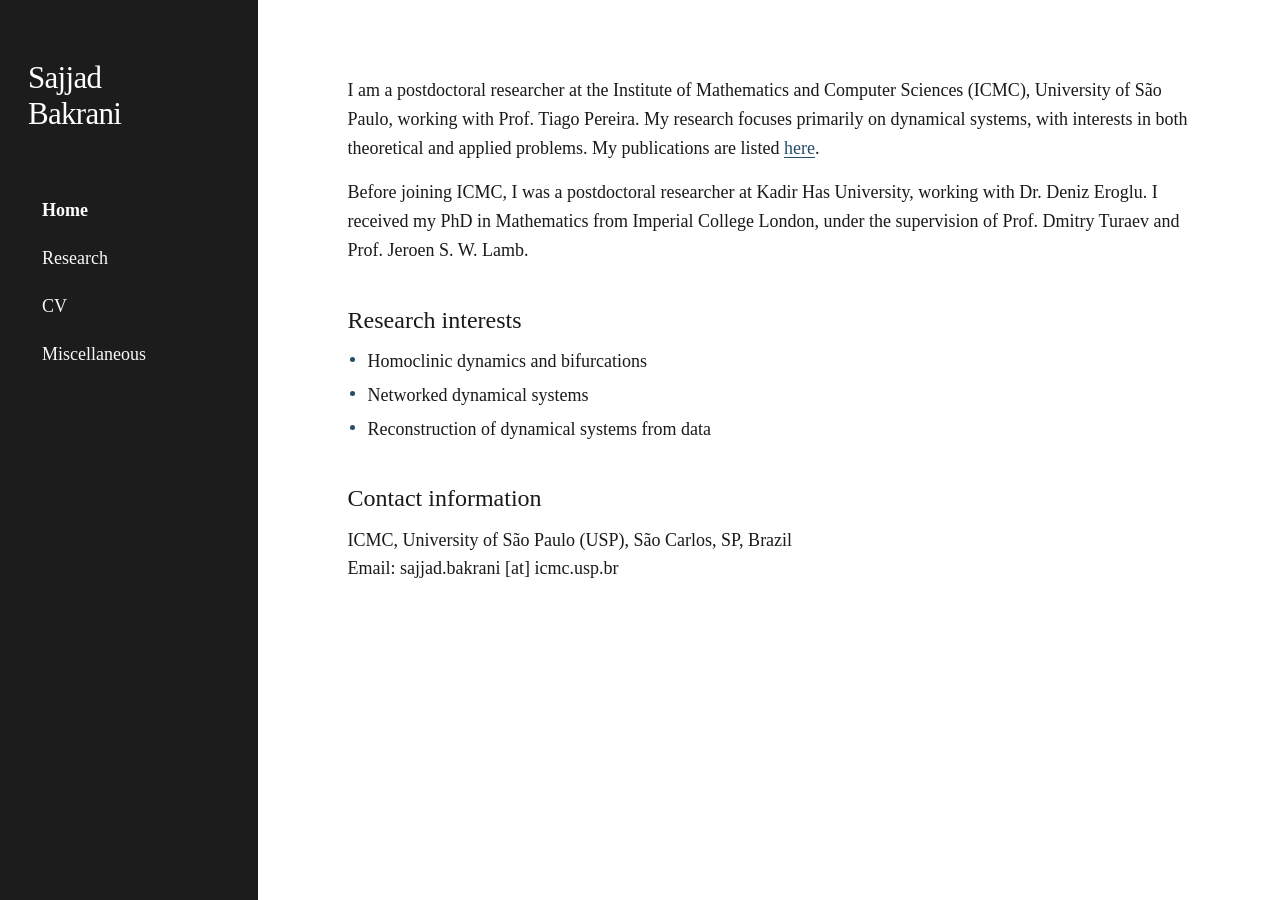
<file: index.html>
<!doctype html>
<html lang="en">
<head>
<meta charset="utf-8">
<meta name="viewport" content="width=device-width, initial-scale=1">
<title>Sajjad Bakrani | Homepage</title>
<meta name="description" content="Academic homepage of Sajjad Bakrani, a postdoctoral researcher at ICMC, University of São Paulo, working in dynamical systems, homoclinic bifurcations, networks and reconstruction from data.">
<link rel="canonical" href="https://sajjadbakrani.github.io/">
<script type="application/ld+json">
{
  "@context": "https://schema.org",
  "@graph": [
    {
      "@type": "WebSite",
      "@id": "https://sajjadbakrani.github.io/#website",
      "url": "https://sajjadbakrani.github.io/",
      "name": "Sajjad Bakrani",
      "inLanguage": "en",
      "publisher": {
        "@id": "https://sajjadbakrani.github.io/#person"
      }
    },
    {
      "@type": "Person",
      "@id": "https://sajjadbakrani.github.io/#person",
      "name": "Sajjad Bakrani",
      "url": "https://sajjadbakrani.github.io/",
      "jobTitle": "Postdoctoral researcher",
      "sameAs": [
        "http://arxiv.org/a/bakrani_s_1",
        "https://mathscinet.ams.org/mathscinet/author?authorId=1501530",
        "https://zbmath.org/authors/?q=ai:bakrani.sajjad",
        "https://orcid.org/0000-0001-7814-0992",
        "https://www.researchgate.net/profile/Sajjad-Bakrani",
        "https://www.linkedin.com/in/sajjad-bakrani-ba212656/",
        "https://github.com/Sajjadbakrani",
        "https://www.genealogy.math.ndsu.nodak.edu/id.php?id=275557",
        "http://lattes.cnpq.br/8222090676301651"
      ]
    }
  ]
}
</script>
<link rel="stylesheet" href="style.css">
</head>
<body class="home-page">
<aside class="sidebar">
  <a class="brand" href="index.html">Sajjad <br>Bakrani</a>
  <nav aria-label="Main navigation">
    <a href="index.html" aria-current="page">Home</a>
    <a href="research.html">Research</a>
    <a href="cv.html">CV</a>
    <a href="miscellaneous.html">Miscellaneous</a>
  </nav>
</aside>
<main>
<div class="content">
  <!-- Edit the content below; leave the navigation and stylesheet link unchanged. -->
  <!-- Confirm current affiliation before making the repository public. -->
  <p>I am a postdoctoral researcher at the Institute of Mathematics and Computer Sciences (ICMC), University of São Paulo, working with Prof. Tiago Pereira. My research focuses primarily on dynamical systems, with interests in both theoretical and applied problems. My publications are listed <a href="research.html#preprints">here</a>.</p>
  <p>Before joining ICMC, I was a postdoctoral researcher at Kadir Has University, working with Dr. Deniz Eroglu. I received my PhD in Mathematics from Imperial College London, under the supervision of Prof. Dmitry Turaev and Prof. Jeroen S. W. Lamb.</p>
  <section aria-labelledby="interests">
    <h2 id="interests">Research interests</h2>
    <ul class="interests">
      <li>Homoclinic dynamics and bifurcations</li>
      <li>Networked dynamical systems</li>
      <li>Reconstruction of dynamical systems from data</li>
    </ul>
  </section>
  <section aria-labelledby="contact">
    <h2 id="contact">Contact information</h2>
    <p class="contact-address">ICMC, University of São Paulo (USP), São Carlos, SP, Brazil<br><span class="contact-label">Email:</span> sajjad.bakrani [at] icmc.usp.br</p>
    <!-- Add verified academic-profile links here when available. -->
  </section>
</div>
</main>
</body>
</html>
</file>
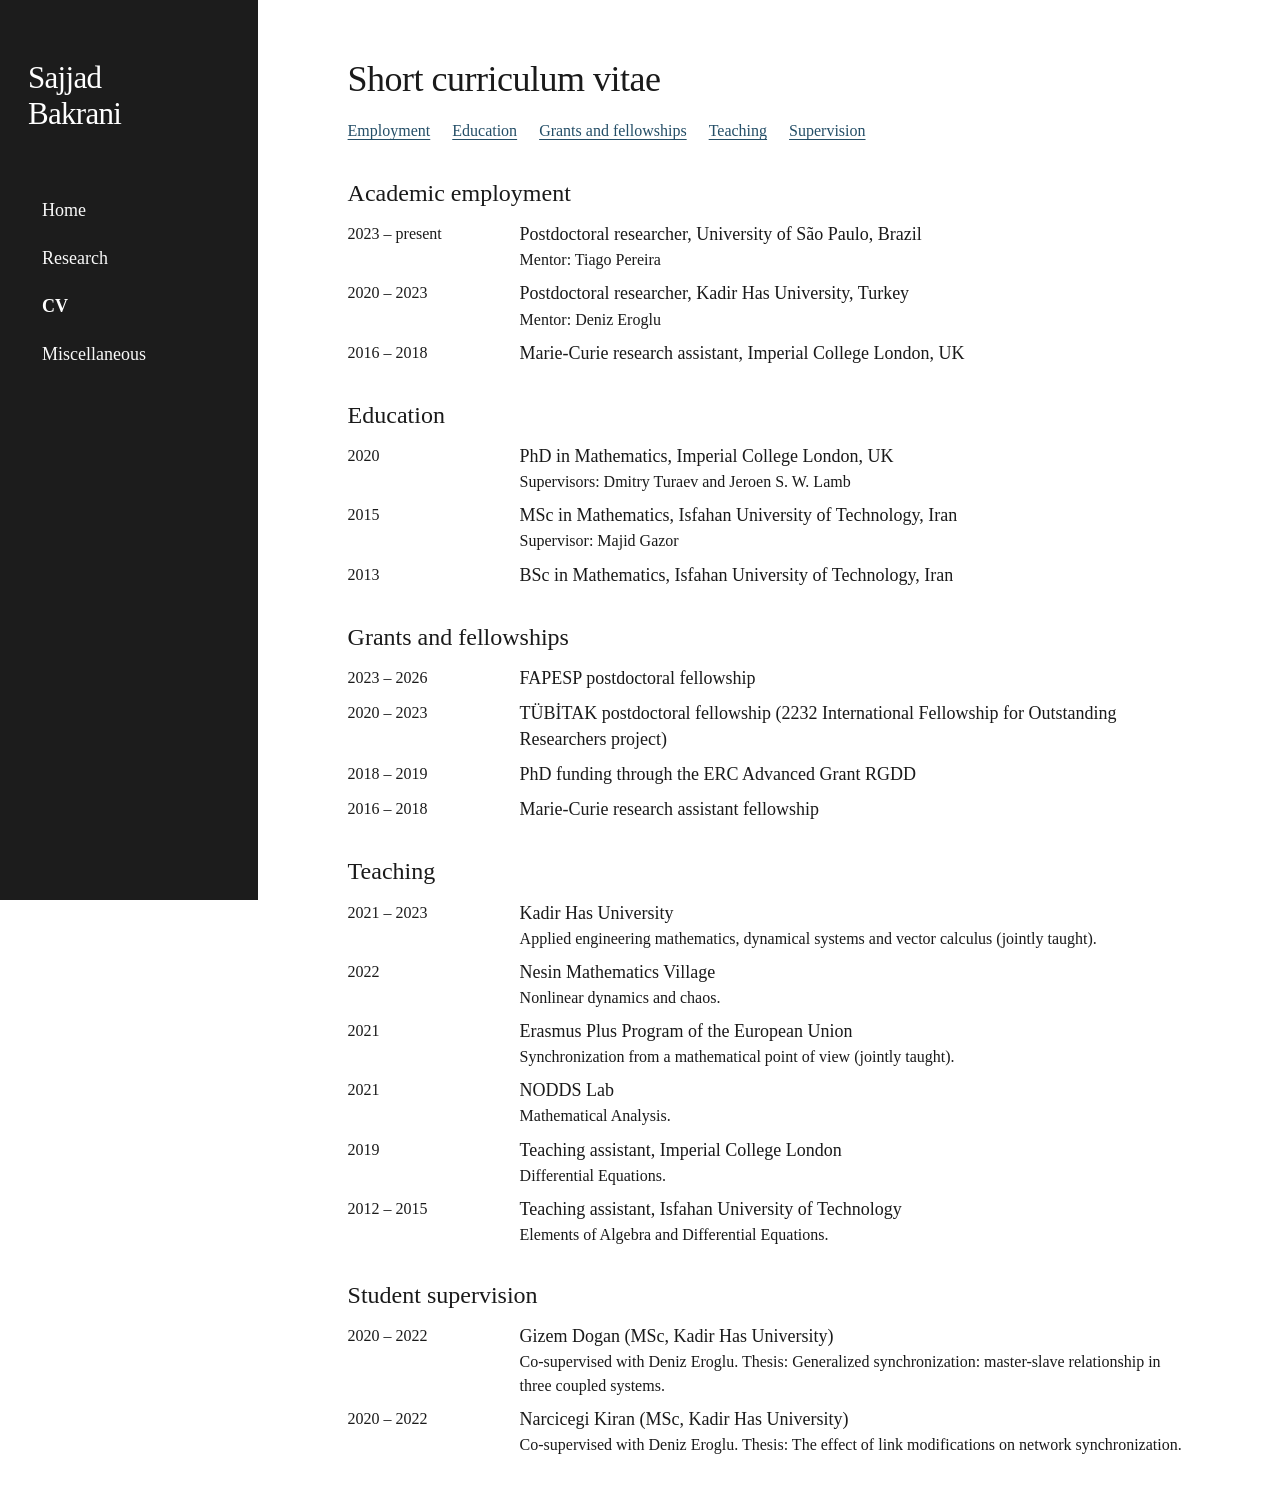
<file: cv.html>
<!doctype html>
<html lang="en">
<head>
<meta charset="utf-8">
<meta name="viewport" content="width=device-width, initial-scale=1">
<title>Academic CV | Sajjad Bakrani</title>
<meta name="description" content="Short academic CV of mathematician Sajjad Bakrani, including academic appointments, education at Imperial College London, research fellowships, teaching and student supervision.">
<link rel="canonical" href="https://sajjadbakrani.github.io/cv.html">
<link rel="stylesheet" href="style.css">
</head>
<body class="cv-page">
<aside class="sidebar">
  <a class="brand" href="index.html">Sajjad <br>Bakrani</a>
  <nav aria-label="Main navigation">
    <a href="index.html">Home</a>
    <a href="research.html">Research</a>
    <a href="cv.html" aria-current="page">CV</a>
    <a href="miscellaneous.html">Miscellaneous</a>
  </nav>
</aside>
<main>
<div class="content">
  <header><h1>Short curriculum vitae</h1></header>
  <!-- Update appointments and other entries as needed. -->
  <p class="jump-links no-print"><a href="#employment">Employment</a> <a href="#education">Education</a> <a href="#awards">Grants and fellowships</a> <a href="#teaching">Teaching</a> <a href="#supervision">Supervision</a></p>
<section id="employment" aria-labelledby="employment-title">
  <h2 id="employment-title">Academic employment</h2>
  <dl class="entry-list">
    <div class="entry">
      <dt>2023 – present</dt>
      <dd>Postdoctoral researcher, University of São Paulo, Brazil<span class="detail">Mentor: Tiago Pereira</span></dd>
    </div>
    <div class="entry">
      <dt>2020 – 2023</dt>
      <dd>Postdoctoral researcher, Kadir Has University, Turkey<span class="detail">Mentor: Deniz Eroglu</span></dd>
    </div>
    <div class="entry">
      <dt>2016 – 2018</dt>
      <dd>Marie-Curie research assistant, Imperial College London, UK</dd>
    </div>
  </dl>
</section>
<section id="education" aria-labelledby="education-title">
  <h2 id="education-title">Education</h2>
  <dl class="entry-list">
    <div class="entry">
      <dt>2020</dt>
      <dd>PhD in Mathematics, Imperial College London, UK<span class="detail">Supervisors: Dmitry Turaev and Jeroen S. W. Lamb</span></dd>
    </div>
    <div class="entry">
      <dt>2015</dt>
      <dd>MSc in Mathematics, Isfahan University of Technology, Iran<span class="detail">Supervisor: Majid Gazor</span></dd>
    </div>
    <div class="entry">
      <dt>2013</dt>
      <dd>BSc in Mathematics, Isfahan University of Technology, Iran</dd>
    </div>
  </dl>
</section>
<section id="awards" aria-labelledby="awards-title">
  <h2 id="awards-title">Grants and fellowships</h2>
  <dl class="entry-list">
    <div class="entry">
      <dt>2023 – 2026</dt>
      <dd>FAPESP postdoctoral fellowship</dd>
    </div>
    <div class="entry">
      <dt>2020 – 2023</dt>
      <dd>TÜBİTAK postdoctoral fellowship (2232 International Fellowship for Outstanding Researchers project)</dd>
    </div>
    <div class="entry">
      <dt>2018 – 2019</dt>
      <dd>PhD funding through the ERC Advanced Grant RGDD</dd>
    </div>
    <div class="entry">
      <dt>2016 – 2018</dt>
      <dd>Marie-Curie research assistant fellowship</dd>
    </div>
  </dl>
</section>
<section id="teaching" aria-labelledby="teaching-title">
  <h2 id="teaching-title">Teaching</h2>
  <dl class="entry-list">
    <div class="entry">
      <dt>2021 – 2023</dt>
      <dd>Kadir Has University<span class="detail">Applied engineering mathematics, dynamical systems and vector calculus (jointly taught).</span></dd>
    </div>
    <div class="entry">
      <dt>2022</dt>
      <dd>Nesin Mathematics Village<span class="detail">Nonlinear dynamics and chaos.</span></dd>
    </div>
    <div class="entry">
      <dt>2021</dt>
      <dd>Erasmus Plus Program of the European Union<span class="detail">Synchronization from a mathematical point of view (jointly taught).</span></dd>
    </div>
    <div class="entry">
      <dt>2021</dt>
      <dd>NODDS Lab<span class="detail">Mathematical Analysis.</span></dd>
    </div>
    <div class="entry">
      <dt>2019</dt>
      <dd>Teaching assistant, Imperial College London<span class="detail">Differential Equations.</span></dd>
    </div>
    <div class="entry">
      <dt>2012 – 2015</dt>
      <dd>Teaching assistant, Isfahan University of Technology<span class="detail">Elements of Algebra and Differential Equations.</span></dd>
    </div>
  </dl>
</section>
<section id="supervision" aria-labelledby="supervision-title">
  <h2 id="supervision-title">Student supervision</h2>
  <dl class="entry-list">
    <div class="entry">
      <dt>2020 – 2022</dt>
      <dd>Gizem Dogan (MSc, Kadir Has University)<span class="detail">Co-supervised with Deniz Eroglu. Thesis: Generalized synchronization: master-slave relationship in three coupled systems.</span></dd>
    </div>
    <div class="entry">
      <dt>2020 – 2022</dt>
      <dd>Narcicegi Kiran (MSc, Kadir Has University)<span class="detail">Co-supervised with Deniz Eroglu. Thesis: The effect of link modifications on network synchronization.</span></dd>
    </div>
  </dl>
</section>

</div>
</main>
</body>
</html>
</file>
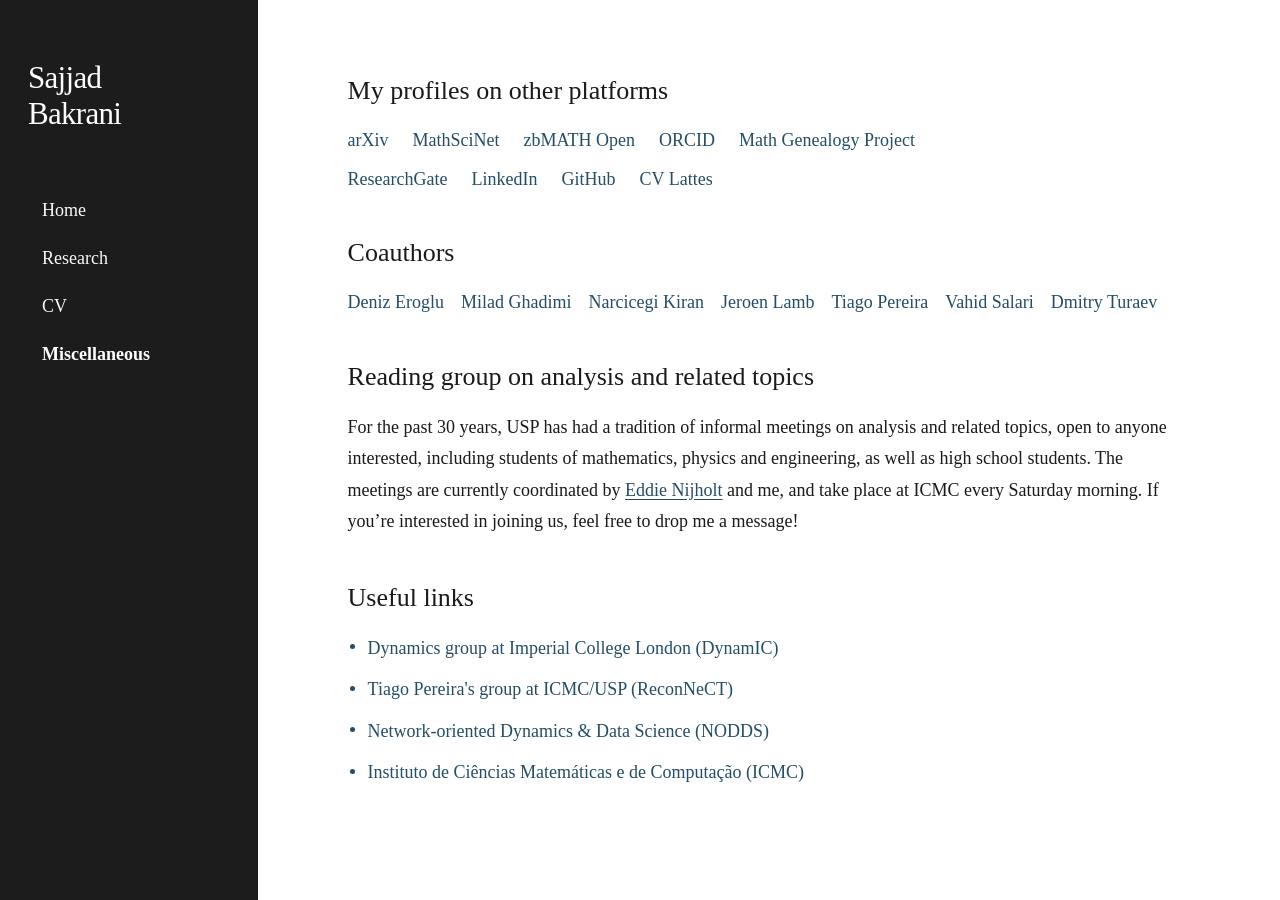
<file: miscellaneous.html>
<!doctype html>
<html lang="en">
<head>
<meta charset="utf-8">
<meta name="viewport" content="width=device-width, initial-scale=1">
<title>Academic Profiles and Activities | Sajjad Bakrani</title>
<meta name="description" content="Academic profiles, coauthors, research group links and the reading group on analysis and related topics at ICMC, University of São Paulo.">
<link rel="canonical" href="https://sajjadbakrani.github.io/miscellaneous.html">
<link rel="stylesheet" href="style.css">
</head>
<body class="misc-page">
<aside class="sidebar">
  <a class="brand" href="index.html">Sajjad <br>Bakrani</a>
  <nav aria-label="Main navigation">
    <a href="index.html">Home</a>
    <a href="research.html">Research</a>
    <a href="cv.html">CV</a>
    <a href="miscellaneous.html" aria-current="page">Miscellaneous</a>
  </nav>
</aside>
<main>
<div class="content">
  <!-- Edit the content below; leave the navigation and stylesheet link unchanged. -->
<section id="profiles" aria-labelledby="profiles-title">
  <h2 id="profiles-title">My profiles on other platforms</h2>
  <div class="profile-links" aria-label="Academic and professional profiles">
    <ul class="link-row" role="list">
      <li><a href="http://arxiv.org/a/bakrani_s_1">arXiv</a></li>
      <li><a href="https://mathscinet.ams.org/mathscinet/author?authorId=1501530">MathSciNet</a></li>
      <li><a href="https://zbmath.org/authors/?q=ai:bakrani.sajjad">zbMATH Open</a></li>
      <li><a href="https://orcid.org/0000-0001-7814-0992">ORCID</a></li>
      <li><a href="https://www.genealogy.math.ndsu.nodak.edu/id.php?id=275557">Math Genealogy Project</a></li>
    </ul>
    <ul class="link-row" role="list">
      <li><a href="https://www.researchgate.net/profile/Sajjad-Bakrani">ResearchGate</a></li>
      <li><a href="https://www.linkedin.com/in/sajjad-bakrani-ba212656/">LinkedIn</a></li>
      <li><a href="https://github.com/Sajjadbakrani">GitHub</a></li>
      <li><a href="http://lattes.cnpq.br/8222090676301651">CV Lattes</a></li>
    </ul>
  </div>
</section>
<section id="coauthors" aria-labelledby="coauthors-title">
  <h2 id="coauthors-title">Coauthors</h2>
  <ul class="link-row coauthor-links" role="list">
    <li><a href="https://scholar.google.com/citations?user=QM6hOLwAAAAJ&amp;hl=en">Deniz Eroglu</a></li>
    <li><a href="https://scholar.google.com/citations?user=QH53hSAAAAAJ&amp;hl=en">Milad Ghadimi</a></li>
    <li><a href="https://scholar.google.co.uk/citations?user=rJO1bVIAAAAJ&amp;hl=en&amp;oi=sra">Narcicegi Kiran</a></li>
    <li><a href="https://scholar.google.com/citations?hl=en&amp;user=gpxgxPIAAAAJ">Jeroen Lamb</a></li>
    <li><a href="https://scholar.google.com/citations?user=n5xmh40AAAAJ&amp;hl=en">Tiago Pereira</a></li>
    <li><a href="https://scholar.google.com/citations?user=n424NXEAAAAJ&amp;hl=en">Vahid Salari</a></li>
    <li><a href="https://scholar.google.com/citations?user=Gk-lPQcAAAAJ&amp;hl=en">Dmitry Turaev</a></li>
  </ul>
</section>
<section id="reading-group" aria-labelledby="reading-group-title">
  <h2 id="reading-group-title">Reading group on analysis and related topics</h2>
  <p>For the past 30 years, USP has had a tradition of informal meetings on analysis and related topics, open to anyone interested, including students of mathematics, physics and engineering, as well as high school students. The meetings are currently coordinated by <a href="https://eddienijholt.nl/">Eddie Nijholt</a> and me, and take place at ICMC every Saturday morning. If you’re interested in joining us, feel free to drop me a message!</p>
</section>
<section id="useful-links" aria-labelledby="useful-links-title">
  <h2 id="useful-links-title">Useful links</h2>
  <ul class="interests">
    <li><a href="https://www.ma.imperial.ac.uk/~mrasmuss/DynamIC/">Dynamics group at Imperial College London (DynamIC)</a></li>
    <li><a href="https://www.cemeai.icmc.usp.br/Reconnect/">Tiago Pereira's group at ICMC/USP (ReconNeCT)</a></li>
    <li><a href="https://nodds.khas.edu.tr/">Network-oriented Dynamics &amp; Data Science (NODDS)</a></li>
    <li><a href="https://www.icmc.usp.br/en/#">Instituto de Ciências Matemáticas e de Computação (ICMC)</a></li>
  </ul>
</section>

</div>
</main>
</body>
</html>
</file>
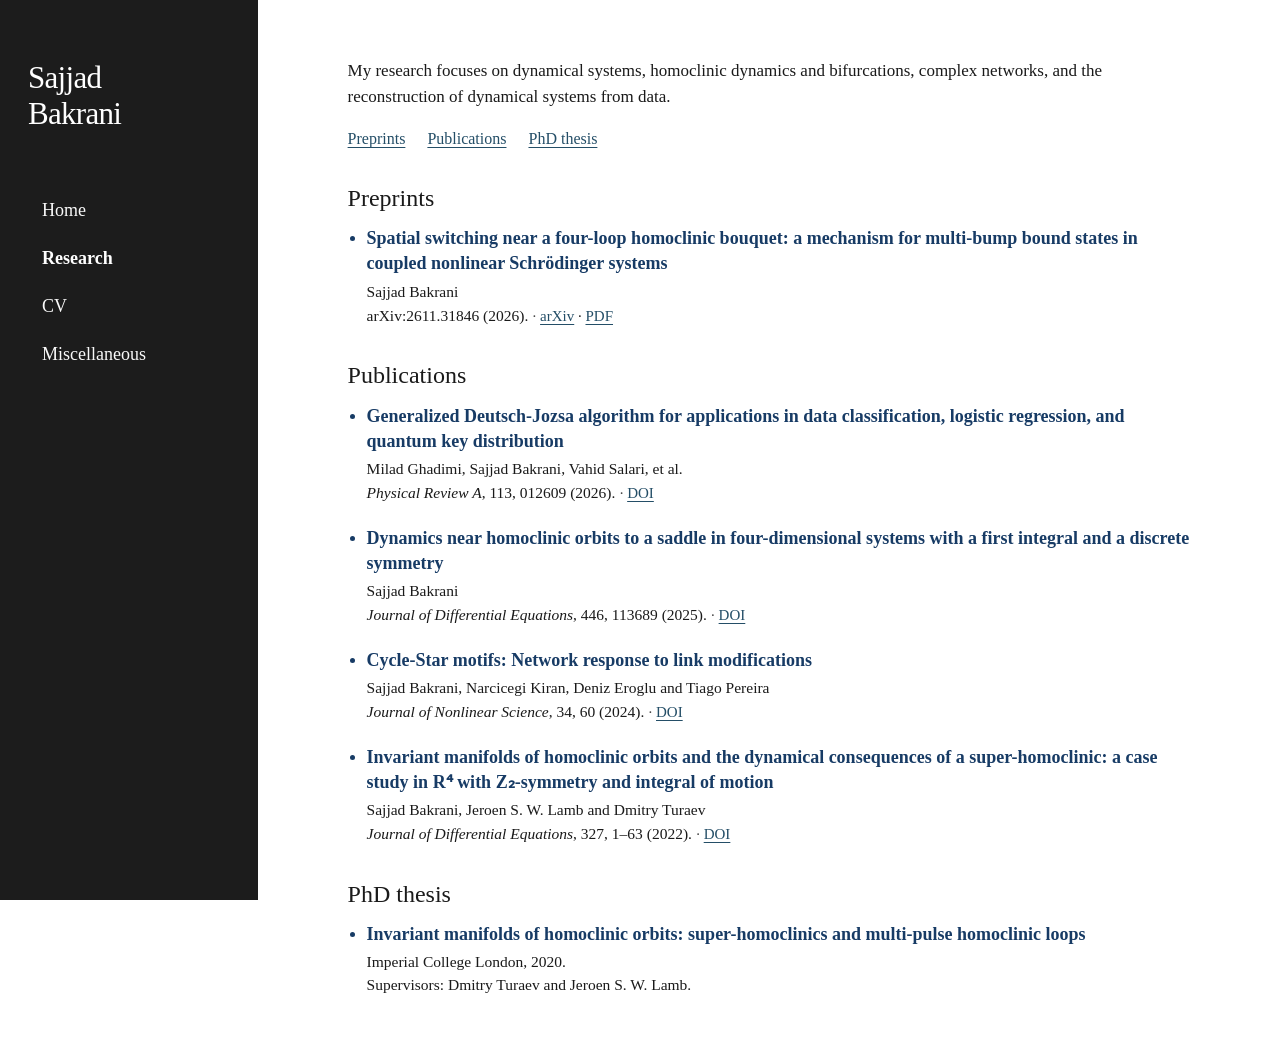
<file: research.html>
<!doctype html>
<html lang="en">
<head>
<meta charset="utf-8">
<meta name="viewport" content="width=device-width, initial-scale=1">
<title>Research and Publications | Sajjad Bakrani</title>
<meta name="description" content="Research papers, preprints and PhD thesis by Sajjad Bakrani on dynamical systems, homoclinic dynamics, coupled nonlinear Schrödinger systems, complex networks and synchronization.">
<link rel="canonical" href="https://sajjadbakrani.github.io/research.html">
<link rel="stylesheet" href="style.css">
</head>
<body class="research-page">
<aside class="sidebar">
  <a class="brand" href="index.html">Sajjad <br>Bakrani</a>
  <nav aria-label="Main navigation">
    <a href="index.html">Home</a>
    <a href="research.html" aria-current="page">Research</a>
    <a href="cv.html">CV</a>
    <a href="miscellaneous.html">Miscellaneous</a>
  </nav>
</aside>
<main>
<div class="content">
  <!-- Edit the content below; leave the navigation and stylesheet link unchanged. -->
  <p>My research focuses on dynamical systems, homoclinic dynamics and bifurcations, complex networks, and the reconstruction of dynamical systems from data.</p>
  <!-- Add publicly available preprints above Publications. Do not list unpublished work without approval. -->
<p class="jump-links no-print"><a href="#preprints">Preprints</a> <a href="#publications">Publications</a> <a href="#thesis">PhD thesis</a></p>
<section id="preprints" aria-labelledby="preprints-title">
  <h2 id="preprints-title">Preprints</h2>
  <ol class="publication-list">
    <li class="publication">
      <h3><a href="https://arxiv.org/abs/2611.31846">Spatial switching near a four-loop homoclinic bouquet: a mechanism for multi-bump bound states in coupled nonlinear Schrödinger systems</a></h3>
      <p class="authors">Sajjad Bakrani</p>
      <p class="details">arXiv:2611.31846 (2026).</p>
      <p class="links"><a href="https://arxiv.org/abs/2611.31846">arXiv</a> · <a href="https://arxiv.org/pdf/2611.31846">PDF</a></p>
    </li>
  </ol>
</section>
<section id="publications" aria-labelledby="publications-title">
  <h2 id="publications-title">Publications</h2>
<ol class="publication-list">
  <li class="publication">
    <h3><a href="https://doi.org/10.1103/b5d4-m3qc">Generalized Deutsch-Jozsa algorithm for applications in data classification, logistic regression, and quantum key distribution</a></h3>
    <p class="authors">Milad Ghadimi, Sajjad Bakrani, Vahid Salari, et al.</p>
    <p class="details"><em>Physical Review A</em>, 113, 012609 (2026).</p>
    <p class="links"><a href="https://doi.org/10.1103/b5d4-m3qc">DOI</a></p>
  </li>
  <li class="publication">
    <h3><a href="https://doi.org/10.1016/j.jde.2025.113689">Dynamics near homoclinic orbits to a saddle in four-dimensional systems with a first integral and a discrete symmetry</a></h3>
    <p class="authors">Sajjad Bakrani</p>
    <p class="details"><em>Journal of Differential Equations</em>, 446, 113689 (2025).</p>
    <p class="links"><a href="https://doi.org/10.1016/j.jde.2025.113689">DOI</a></p>
  </li>
  <li class="publication">
    <h3><a href="https://doi.org/10.1007/s00332-024-10034-6">Cycle-Star motifs: Network response to link modifications</a></h3>
    <p class="authors">Sajjad Bakrani, Narcicegi Kiran, Deniz Eroglu and Tiago Pereira</p>
    <p class="details"><em>Journal of Nonlinear Science</em>, 34, 60 (2024).</p>
    <p class="links"><a href="https://doi.org/10.1007/s00332-024-10034-6">DOI</a></p>
  </li>
  <li class="publication">
    <h3><a href="https://doi.org/10.1016/j.jde.2022.04.002">Invariant manifolds of homoclinic orbits and the dynamical consequences of a super-homoclinic: a case study in R⁴ with Z₂-symmetry and integral of motion</a></h3>
    <p class="authors">Sajjad Bakrani, Jeroen S. W. Lamb and Dmitry Turaev</p>
    <p class="details"><em>Journal of Differential Equations</em>, 327, 1–63 (2022).</p>
    <p class="links"><a href="https://doi.org/10.1016/j.jde.2022.04.002">DOI</a></p>
  </li>
</ol>
</section>
<section id="thesis" aria-labelledby="thesis-title">
  <h2 id="thesis-title">PhD thesis</h2>
  <ul class="publication-list">
    <li class="publication">
      <h3><a href="https://doi.org/10.25560/81572">Invariant manifolds of homoclinic orbits: super-homoclinics and multi-pulse homoclinic loops</a></h3>
      <p class="authors">Imperial College London, 2020.</p>
      <p class="authors">Supervisors: Dmitry Turaev and Jeroen S. W. Lamb.</p>
    </li>
  </ul>
</section>
</div>
</main>
</body>
</html>
</file>
<file: style.css>
:root { --ink:#1a1a1a; --muted:#414141; --paper-title:#173b65; --accent:#244e67; --line:#e0e4e5; --sidebar:#1c1c1c; --sidebar-text:#ffffff; }
* { box-sizing:border-box; }
body { margin:0; background:#fff; color:var(--ink); font-family:Georgia,'Times New Roman',serif; font-size:18px; line-height:1.75; }
.sidebar { position:fixed; inset:0 auto 0 0; width:258px; background:var(--sidebar); color:var(--sidebar-text); display:flex; flex-direction:column; padding:60px 28px 30px; overflow-y:auto; }
.brand { color:inherit; text-decoration:none; font-size:31px; line-height:1.15; letter-spacing:-.7px; display:block; margin-bottom:58px; }
nav { display:grid; gap:5px; }
nav a { display:block; padding:8px 14px; border-radius:3px; font-size:18px; color:#f9f9f9; text-decoration:none; line-height:1.5; }
nav a[aria-current] { color:#fff; font-weight:bold; }
nav a:hover { background:#303030; }
nav a:focus-visible { outline:2px solid #e5e5e5; outline-offset:3px; }
main { margin-left:258px; padding:74px 7% 45px; }
.content { max-width:920px; margin:0 auto; }
h1 { font-size:clamp(29px,3vw,36px); font-weight:normal; line-height:1.2; margin:0 0 26px; letter-spacing:-.5px; }
p { margin:0 0 18px; }
section { margin-top:43px; padding-top:28px; border-top:1px solid var(--line); }
h2 { font-size:26px; font-weight:normal; line-height:1.3; margin:0 0 18px; color:var(--ink); }
.interests { list-style:none; padding:0; margin:0; display:grid; gap:10px; }
.interests li { position:relative; padding-left:20px; }
.interests li:before { content:''; position:absolute; width:5px; height:5px; border-radius:50%; background:var(--accent); left:2px; top:.66em; }
.contact { display:grid; grid-template-columns:105px minmax(0,1fr); gap:8px 15px; margin:0; }
dt { color:var(--muted); } dd { margin:0; overflow-wrap:anywhere; }
@media(max-width:750px) {
 .sidebar { position:static; width:auto; padding:26px 24px 18px; }
 .brand { font-size:28px; margin-bottom:20px; } .brand br { display:none; } .brand br:after { content:' '; }
 nav { display:flex; gap:4px; flex-wrap:wrap; } nav a { font-size:15px; padding:7px 9px; }
 main { margin:0; padding:36px 24px; } body { font-size:17px; }
 section { margin-top:30px; padding-top:23px; }
 .contact { grid-template-columns:1fr; gap:2px; } dd { margin-bottom:12px; }
}
main a { color:var(--accent); text-underline-offset:3px; }
main a:hover { text-decoration-thickness:2px; }
main a:focus-visible { outline:2px solid var(--accent); outline-offset:3px; }
.draft { color:var(--muted); }

/* Additional styles for academic content. Existing homepage styling is preserved. */
.jump-links { font-size:16px; display:flex; flex-wrap:wrap; gap:8px 22px; margin:0 0 20px; }
.publication-list { list-style:none; margin:0; padding:0; }
.publication { margin:0 0 28px; }
.publication h3 { font-size:20px; font-weight:normal; line-height:1.45; margin:0 0 4px; }
.publication p { margin:0 0 3px; }
.publication .authors,.publication .details { font-size:17px; }
.publication .links { font-size:16px; }
.entry-list { margin:0; }
.entry { display:grid; grid-template-columns:150px minmax(0,1fr); column-gap:22px; padding:0 0 17px; }
.entry dt { font-size:16px; line-height:1.65; padding-top:3px; }
.entry dd { line-height:1.55; }
.entry .detail { display:block; color:var(--muted); font-size:16px; margin-top:3px; }
.small { color:var(--muted); font-size:16px; }
section[id] { scroll-margin-top:20px; }
@media(max-width:750px) { .entry { grid-template-columns:1fr; gap:2px; padding-bottom:15px; } .entry dd { margin:0; } .publication h3 { font-size:19px; } .publication .authors,.publication .details { font-size:16px; } }
@media print { .sidebar,.jump-links,.no-print { display:none; } main { margin:0; padding:0; } .content { max-width:none; } body { font-size:11pt; line-height:1.4; } h1 { font-size:23pt; } h2 { font-size:15pt; } section { margin-top:18px; padding-top:12px; } .entry { break-inside:avoid; } }

/* Homepage: generous spacing without forcing a fixed viewport height. */
.home-page main { padding-top:76px; padding-bottom:32px; }
.home-page .content { line-height:1.6; }
.home-page p { margin-bottom:16px; }
.home-page section { margin-top:40px; padding-top:0; border-top:0; }
.home-page h2 { font-size:24px; margin-bottom:11px; }
.home-page .interests { gap:5px; }
.home-page .interests li:before { top:.585em; }
.home-page .contact-address { margin:0; }
.home-page .contact-label { color:var(--muted); }

/* Research page: compact bibliographic entries, without changing other pages. */
.research-page main { padding-top:58px; }
.research-page .content { font-size:17px; line-height:1.5; }
.research-page h1 { margin-bottom:18px; }
.research-page h2 { font-size:24px; margin-bottom:12px; }
.research-page section { margin-top:32px; padding-top:0; border-top:0; }
.research-page .jump-links { margin-bottom:12px; }
.research-page .publication { margin-bottom:17px; }
.research-page .publication:last-child { margin-bottom:0; }
.research-page .publication h3 { font-size:18px; line-height:1.4; margin-bottom:3px; }
.research-page .publication p { margin:0; }
.research-page .publication .authors, .research-page .publication .details { font-size:15.5px; }
.research-page .publication .links { font-size:15px; }
.research-page .publication .details, .research-page .publication .links { display:inline; }
.research-page .publication .links::before { content:' · '; color:var(--muted); }

/* Miscellaneous links: keep each name readable and allow natural wrapping. */
.inline-links { line-height:1.8; }
@media(max-width:750px) {
  .home-page main { padding:34px 24px 30px; }
  .home-page section { margin-top:34px; }
  .research-page main { padding:36px 24px; }
  .research-page .content { font-size:16px; }
  .research-page .publication h3 { font-size:17px; }
}
@media print { .home-page main, .research-page main { padding:0; } }
.misc-page #profiles { margin-top:0; padding-top:0; border-top:0; }

/* Version 9: high-contrast text and a compact CV. */
.research-page .publication h3 a, .research-page #thesis > p > a:first-child {
  color:var(--paper-title); text-decoration:none;
}
.research-page .publication h3 a:hover, .research-page .publication h3 a:focus-visible,
.research-page #thesis > p > a:first-child:hover, .research-page #thesis > p > a:first-child:focus-visible {
  text-decoration:underline;
}
.cv-page main { padding-top:58px; }
.cv-page .content { line-height:1.55; }
.cv-page h1 { margin-bottom:18px; }
.cv-page .jump-links { margin-bottom:14px; }
.cv-page section { margin-top:34px; padding-top:0; border-top:0; }
.cv-page h2 { font-size:24px; margin-bottom:12px; }
.cv-page .entry { padding-bottom:9px; }
.cv-page .entry:last-child { padding-bottom:0; }
.cv-page .entry dt { padding-top:1px; line-height:1.55; }
.cv-page .entry dd { line-height:1.45; }
.cv-page .entry .detail { margin-top:1px; }
@media(max-width:750px) {
  .cv-page main { padding:36px 24px; }
  .cv-page section { margin-top:28px; }
  .cv-page .entry { padding-bottom:11px; }
}
@media print { .cv-page main { padding:0; } }

/* Version 10: clearer publication groups and a consistent text palette. */
.research-page .publication { position:relative; padding-left:19px; margin-bottom:20px; }
.research-page .publication::before { content:''; position:absolute; left:2px; top:10px; width:5px; height:5px; border-radius:50%; background:var(--paper-title); }
.research-page .publication h3 { font-weight:600; line-height:1.4; margin-bottom:3px; }
.research-page .publication .authors, .research-page .publication .details { color:var(--ink); }
.research-page .publication:last-child { margin-bottom:0; }
.cv-page .entry dt, .cv-page .entry .detail, .home-page .contact-label { color:var(--ink); }
@media(max-width:750px) { .research-page .publication { padding-left:16px; } .research-page .publication::before { top:9px; } }
@media print { .research-page .publication { break-inside:avoid; } }


/* Version 16: spacious, responsive link lists on the Miscellaneous page only. */
.misc-page section { margin-top:43px; padding-top:0; border-top:0; }
.misc-page #profiles { margin-top:0; }
.misc-page .profile-links { display:grid; gap:10px; }
.misc-page .link-row { display:flex; flex-wrap:wrap; align-items:baseline; gap:8px 24px; list-style:none; padding:0; margin:0; line-height:1.6; }
.misc-page .link-row li { white-space:nowrap; max-width:100%; }
.misc-page .coauthor-links { column-gap:17px; }
.misc-page .link-row a, .misc-page #useful-links a { text-decoration:none; }
.misc-page .link-row a:hover, .misc-page .link-row a:focus-visible,
.misc-page #useful-links a:hover, .misc-page #useful-links a:focus-visible { text-decoration:underline; }
.misc-page #reading-group p a { text-decoration:underline; }
@media(max-width:750px) {
  .misc-page section { margin-top:34px; }
  .misc-page .link-row { column-gap:18px; }
  .misc-page .coauthor-links { column-gap:15px; }
  .misc-page .link-row li { white-space:normal; }
}
</file>
